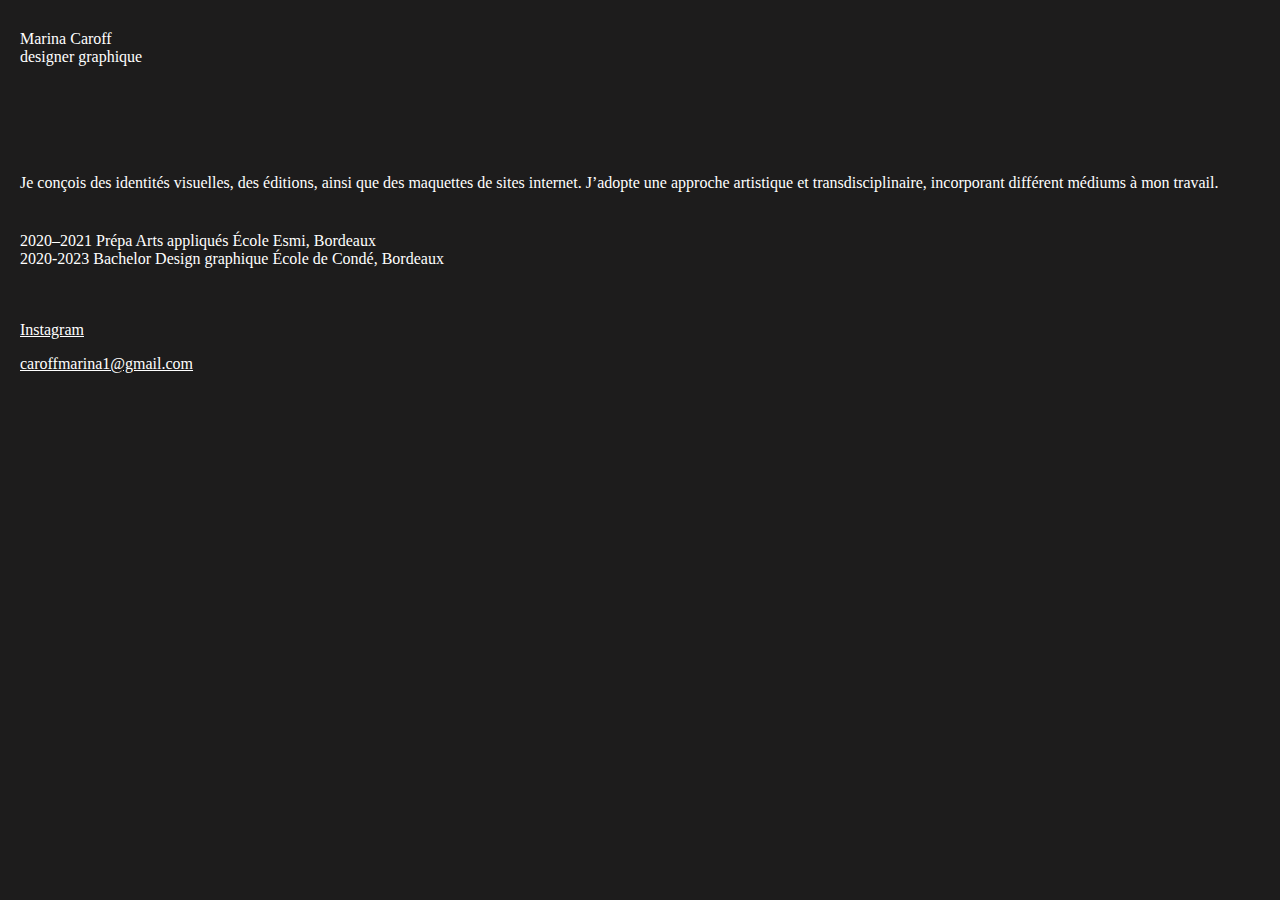
<file: a-propos.html>
<!DOCTYPE html>
<html lang="en">
<head>
  <meta charset="UTF-8">
  <meta http-equiv="X-UA-Compatible" content="IE=edge">
  <meta name="viewport" content="width=device-width, initial-scale=1.0">
  <link rel="stylesheet" href="/style.css">
  <title>Document</title>
</head>
<body class="about">
  <!-- Navbar -->
  <nav>
    <ul class="navbar-container">
      <li>
        <a href="index.html" class="navbar-link">Marina Caroff<br>designer graphique</a>
      </li>
    </ul>
  </nav>
  <!-- À propos -->
  <div class="container">
    <p>Je conçois des identités visuelles, des éditions, ainsi que des maquettes de sites internet.
      J’adopte une approche artistique et transdisciplinaire, incorporant différent médiums à mon travail.
    </p>
    <p>
      2020–2021 Prépa Arts appliqués
      École Esmi, Bordeaux
    </p>
    <p>
      2020-2023 Bachelor Design graphique
      École de Condé, Bordeaux
    </p>
    <div class="link-social">
      <a href="https://www.instagram.com/mcrf_design/" target="_blank" rel="noopener noreferrer">Instagram</a>
      <a href="mailto:caroffmarina1@gmail.com">caroffmarina1@gmail.com</a>
    </div>
  </div>
</body>
</html>
</file>
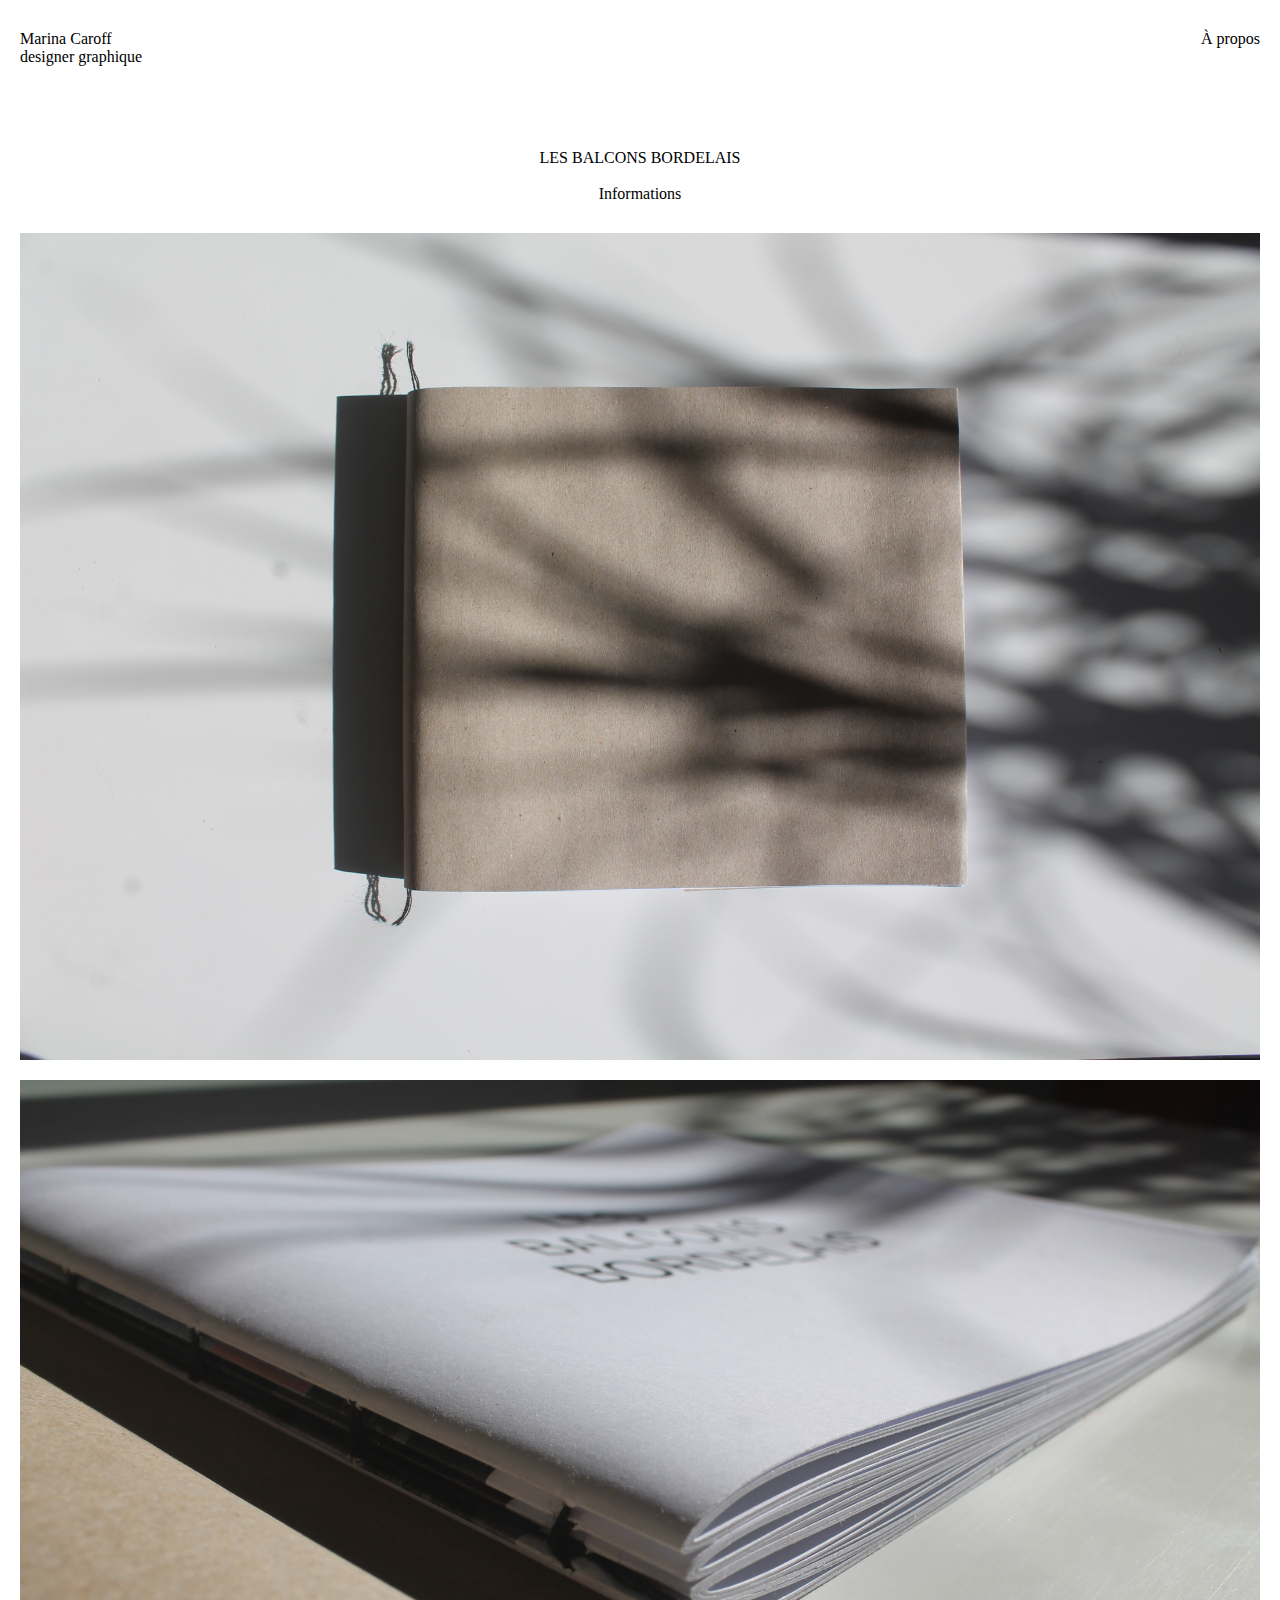
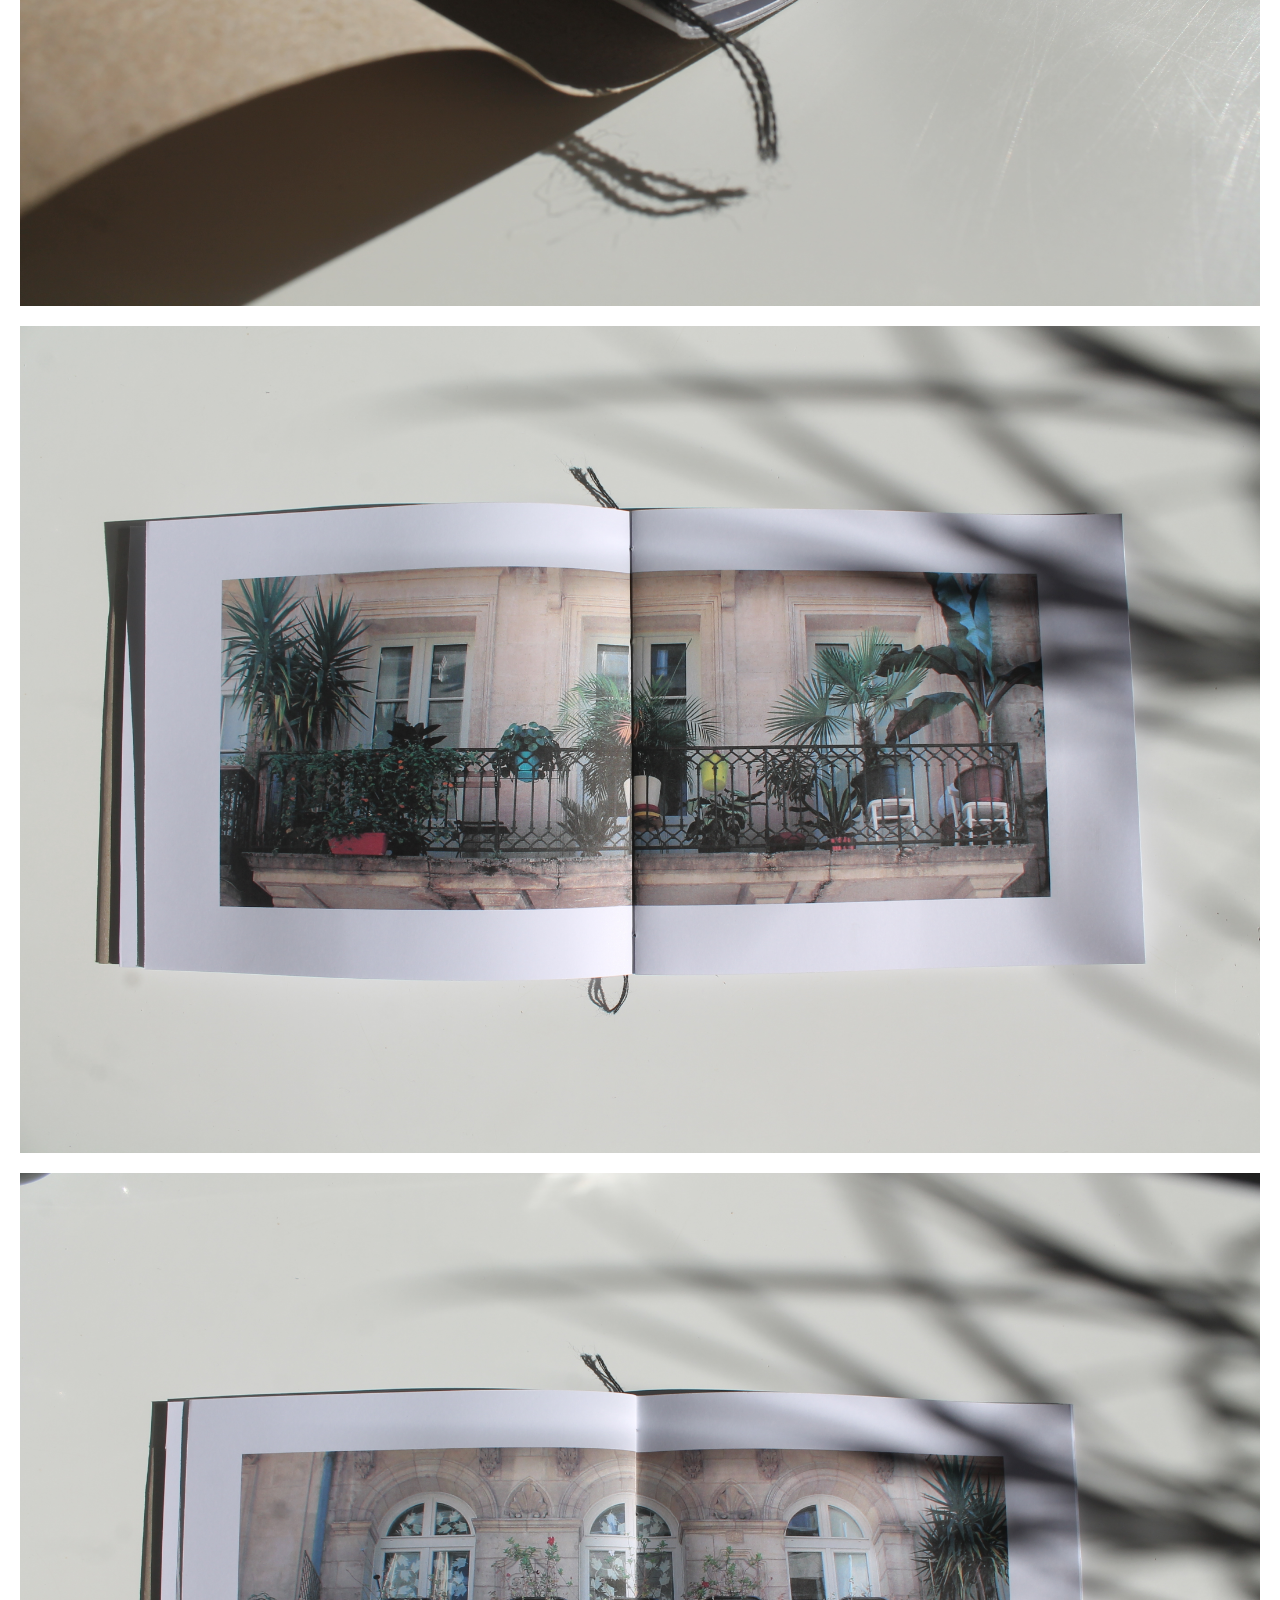
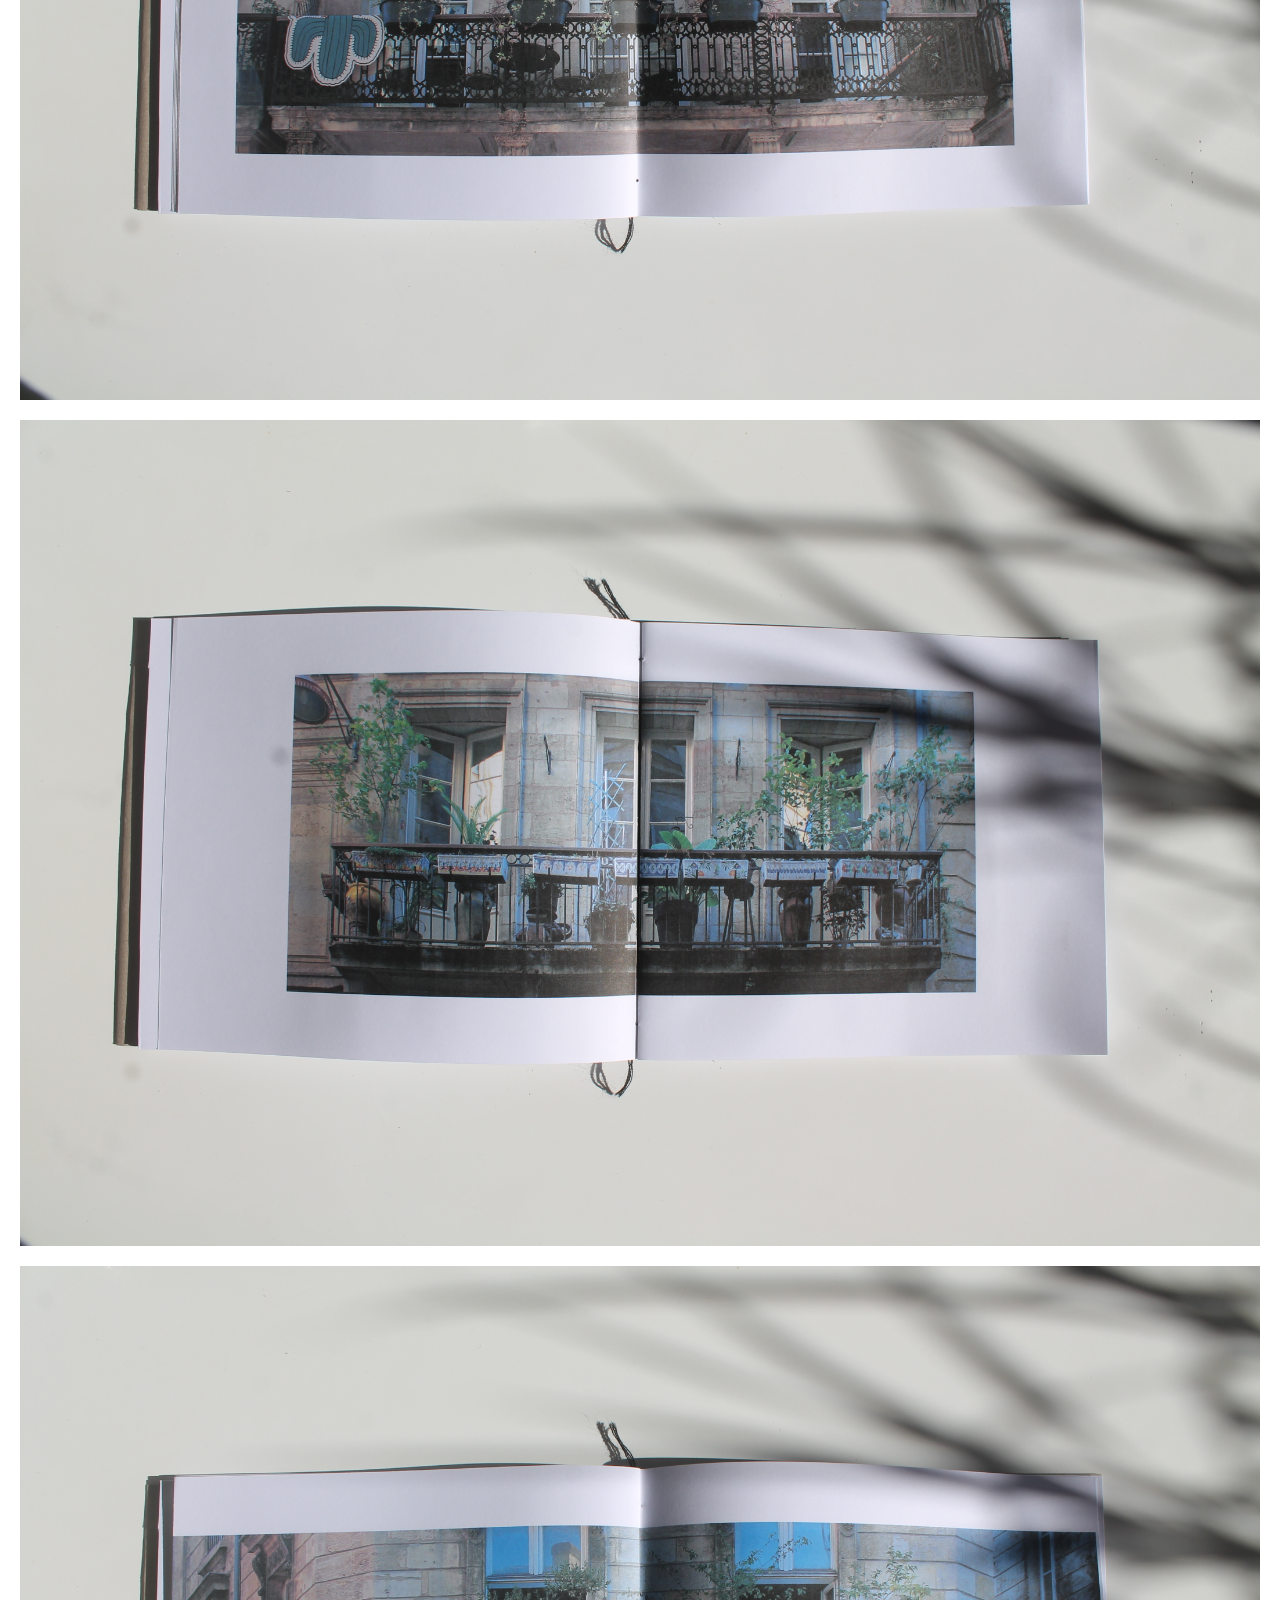
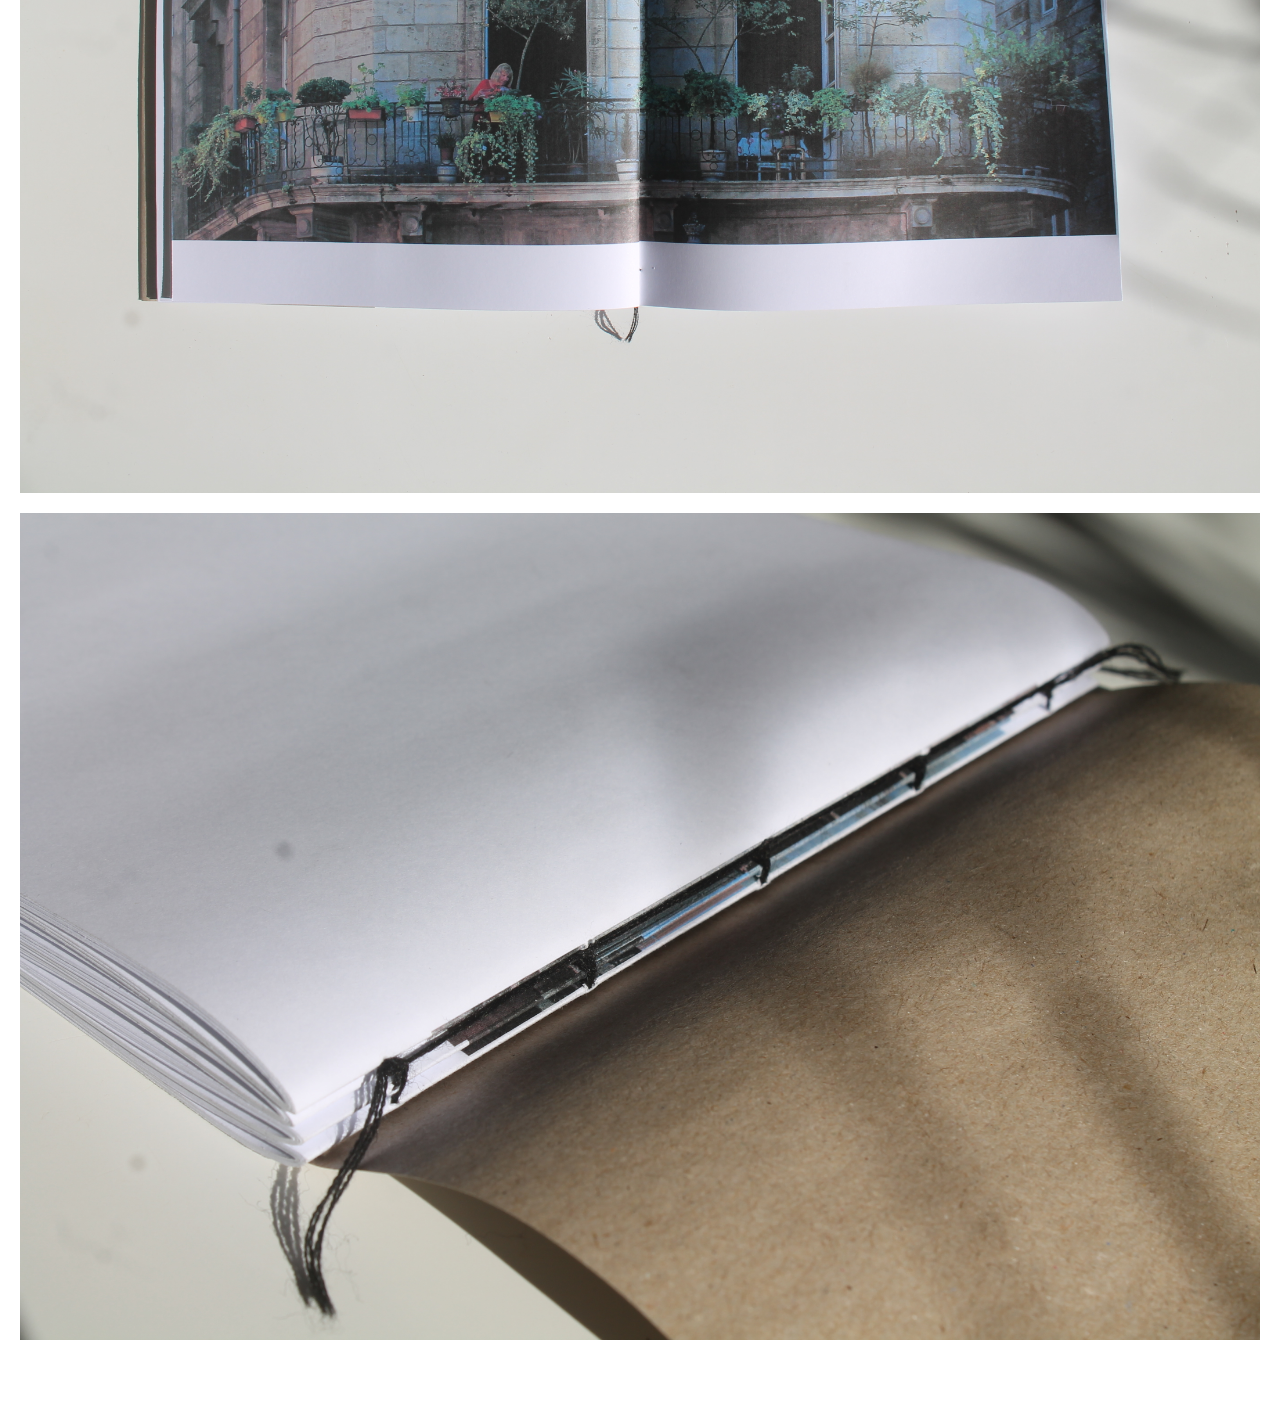
<file: balcon-bordelais/balcon-bordelais.html>
<!DOCTYPE html>
<html lang="en">
<head>
  <meta charset="UTF-8">
  <meta http-equiv="X-UA-Compatible" content="IE=edge">
  <meta name="viewport" content="width=device-width, initial-scale=1.0">
  <link rel="stylesheet" href="/style.css">
  <title>Document</title>
</head>
<body>
  <!-- Navbar -->
  <nav>
    <ul class="navbar-container-projet">
      <li>
        <a href="/index.html" class="navbar-link">Marina Caroff<br>designer graphique</a>
      </li>
      <li>
        <a href="/a-propos.html" class="navbar-link">À propos</a>
      </li>
    </ul>
  </nav>
  <!-- Haut du projet -->
  <div class="container">
    <div class="top-project">
      <h1>Les balcons bordelais</h1>
    </div>
    <div class="top-project">
      <a href="#">Informations</a>
    </div>

    <!-- Photo projet -->
    <div class="img-container">
      <img src="/image/Les balcons de Bordeaux/1.JPG" alt="" class="img-row">
      <img src="/image/Les balcons de Bordeaux/2.JPG" alt="" class="img-row">
      <img src="/image/Les balcons de Bordeaux/3.JPG" alt="" class="img-row">
      <img src="/image/Les balcons de Bordeaux/4.JPG" alt="" class="img-row">
      <img src="/image/Les balcons de Bordeaux/5.JPG" alt="" class="img-row">
      <img src="/image/Les balcons de Bordeaux/6.JPG" alt="" class="img-row">
      <img src="/image/Les balcons de Bordeaux/7.JPG" alt="" class="img-row">

    </div>
  </div>
</body>
</html>
</file>
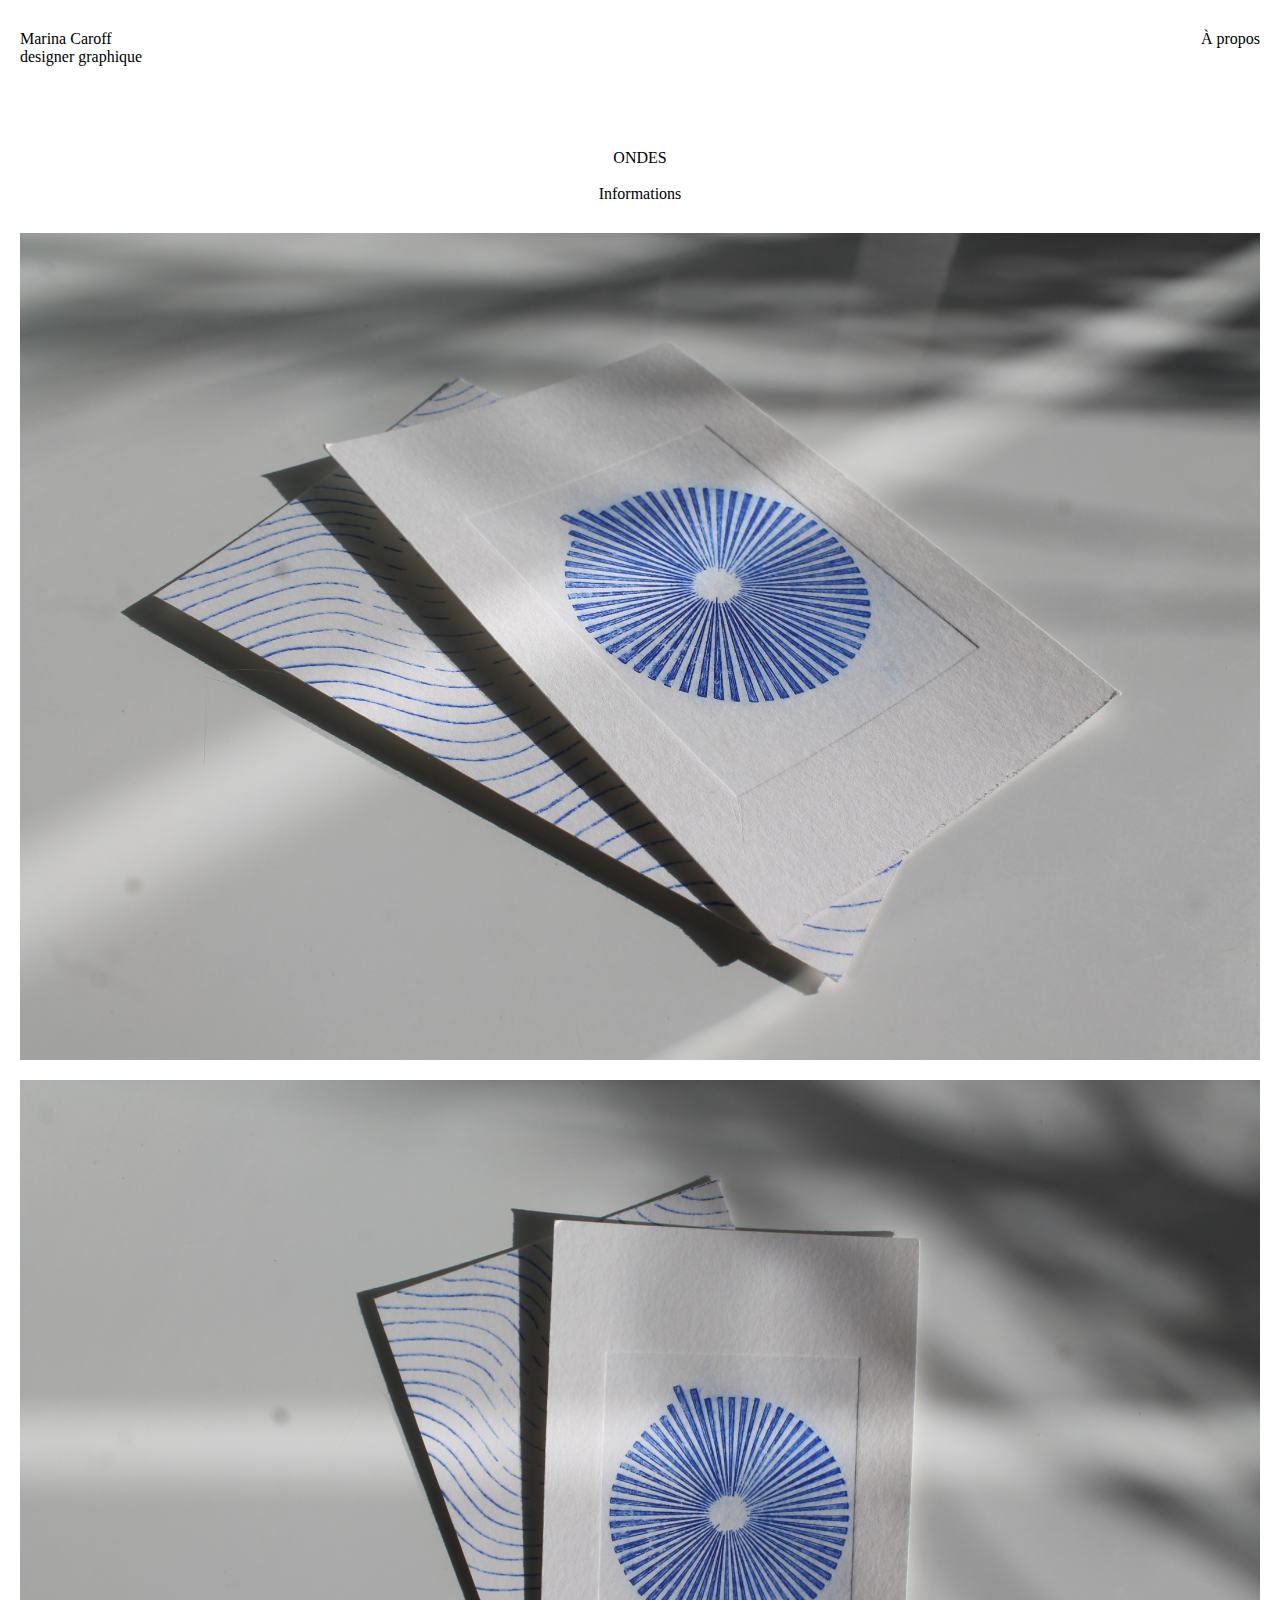
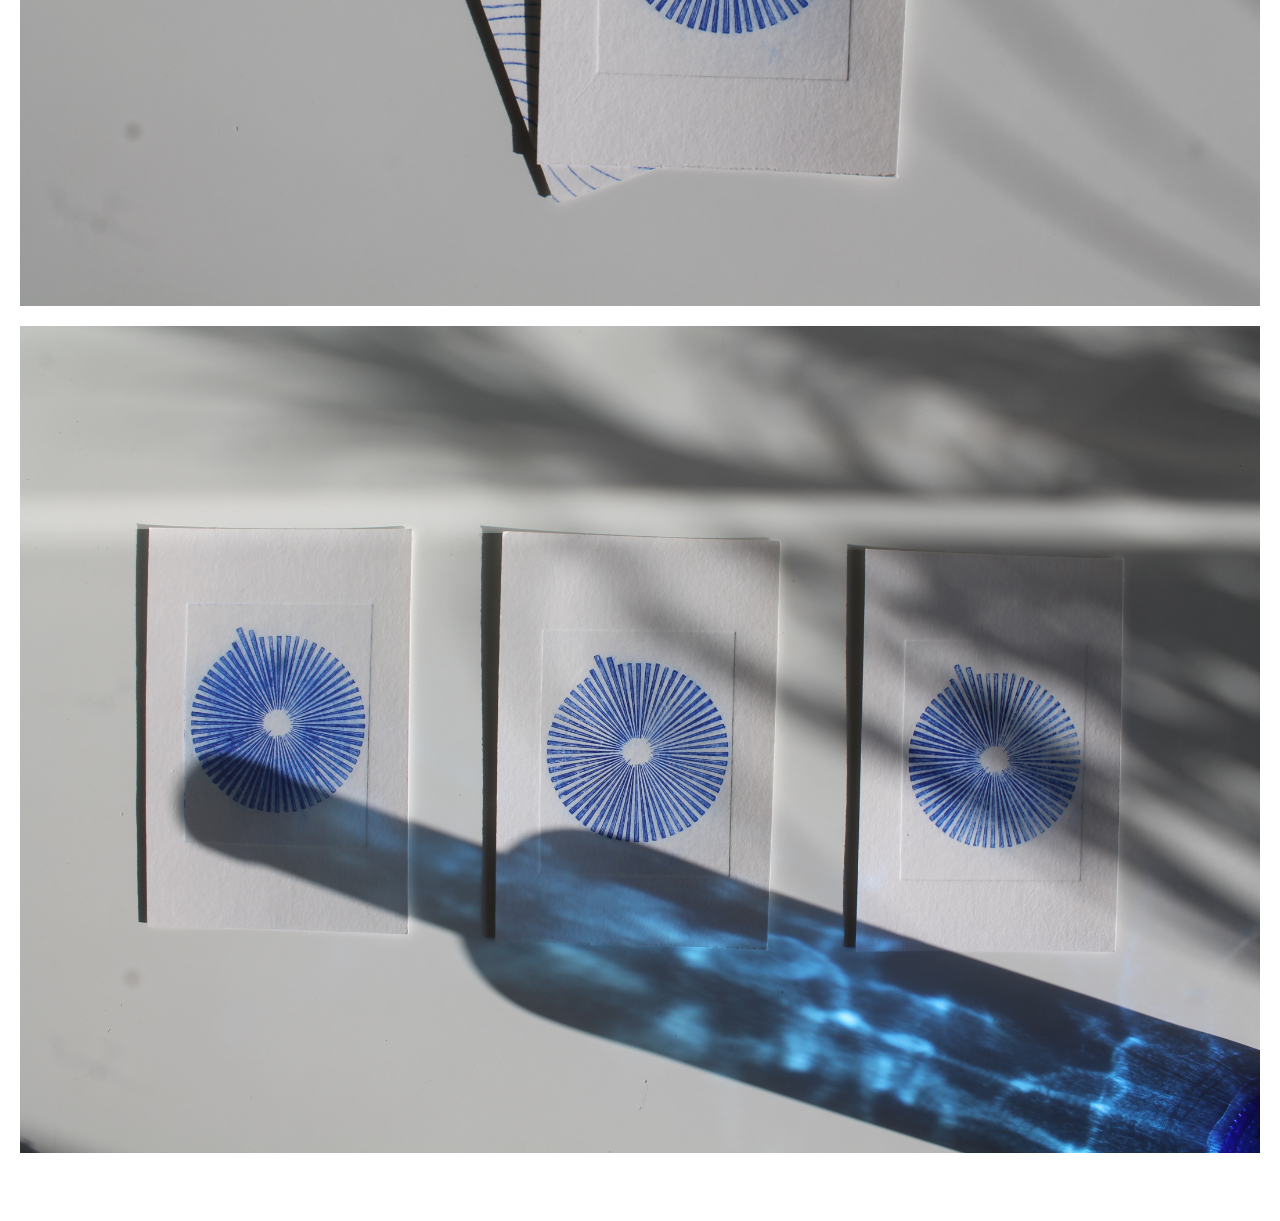
<file: ondes/ondes.html>
<!DOCTYPE html>
<html lang="en">
<head>
  <meta charset="UTF-8">
  <meta http-equiv="X-UA-Compatible" content="IE=edge">
  <meta name="viewport" content="width=device-width, initial-scale=1.0">
  <link rel="stylesheet" href="/style.css">
  <title>Document</title>
</head>
<body>
  <!-- Navbar -->
  <nav>
    <ul class="navbar-container-projet">
      <li>
        <a href="/index.html" class="navbar-link">Marina Caroff<br>designer graphique</a>
      </li>
      <li>
        <a href="/a-propos.html" class="navbar-link">À propos</a>
      </li>
    </ul>
  </nav>
  <!-- Haut du projet -->
  <div class="container">
    <div class="top-project">
      <h1>Ondes</h1>
    </div>
    <div class="top-project">
      <a href="#">Informations</a>
    </div>

    <!-- Photo projet -->
    <div class="img-container">
      <img src="/image/Cartes/IMG_1470.JPG" alt="" class="img-row">
      <img src="/image/Cartes/a zoomer.JPG" alt="" class="img-row" id="ondes-img-1">
      <img src="/image/Cartes/à zoomer.JPG" alt="" class="img-row" id="ondes-img-2">
    </div>
  </div>
</body>
</html>
</file>
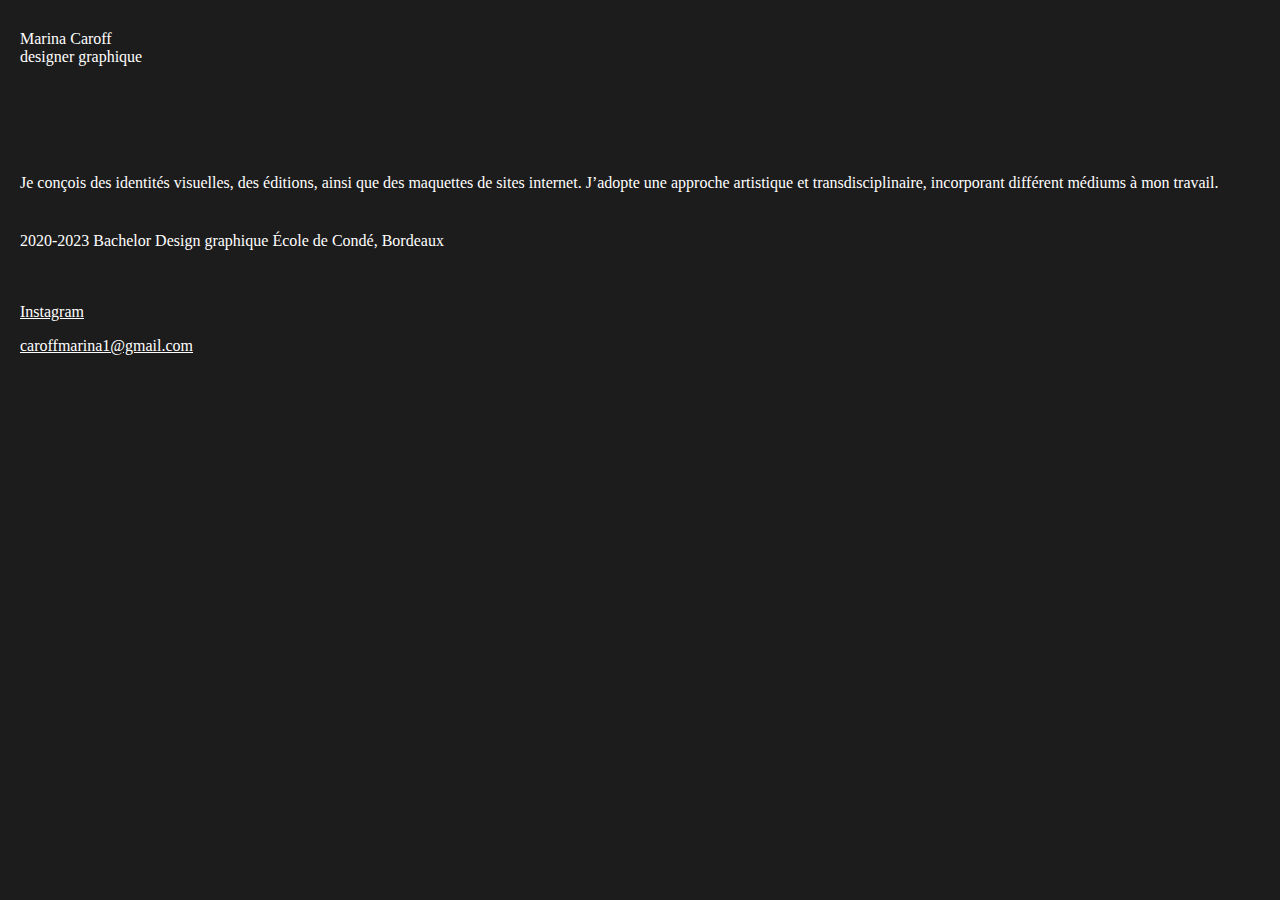
<file: template/a-propos.html>
<!DOCTYPE html>
<html lang="en">
<head>
  <meta charset="UTF-8">
  <meta http-equiv="X-UA-Compatible" content="IE=edge">
  <meta name="viewport" content="width=device-width, initial-scale=1.0">
  <link rel="stylesheet" href="/style.css">
  <title>Document</title>
</head>
<body class="about">
  <!-- Navbar -->
  <nav>
    <ul class="navbar-container">
      <li>
        <a href="index.html" class="navbar-link">Marina Caroff<br>designer graphique</a>
      </li>
    </ul>
  </nav>
  <!-- À propos -->
  <div class="container">
    <p>Je conçois des identités visuelles, des éditions, ainsi que des maquettes de sites internet.
      J’adopte une approche artistique et transdisciplinaire, incorporant différent médiums à mon travail.
    </p>
    <p>
      2020-2023 Bachelor Design graphique
      École de Condé, Bordeaux
    </p>
    <div class="link-social">
      <a href="https://www.instagram.com/mcrf_design/" target="_blank" rel="noopener noreferrer">Instagram</a>
      <a href="mailto:caroffmarina1@gmail.com">caroffmarina1@gmail.com</a>
    </div>
  </div>
</body>
</html>
</file>
<file: style.css>
li {
  list-style: none;
}

* {
  margin: 0;
  padding: 0;
  cursor: crosshair;
  font-size: 16px;
}

a {
  color: black;
  text-decoration: none;
}

h1 {
  font-weight: 400;
  text-transform: uppercase;
}

/* navbar */

nav {
  padding-left: 20px;
  padding-right: 20px;
}

.navbar-container {
  display: flex;
  justify-content: space-between;
  margin-top: 30px;
  margin-bottom: 108px;
}

.navbar-container-homepage {
  display: flex;
  justify-content: space-between;
  padding-top: 30px;
  padding-bottom: 108px;
  background-color: black;
}

.navbar-container-homepage > li > a {
  color: white;
}

.homepage {
  background-color: black;
}

.navbar-container-projet {
  display: flex;
  justify-content: space-between;
  margin-top: 30px;
  margin-bottom: 83px;
}

/* card */

.card-container {

  display: grid;

}

.card-box {
  width: 100%;
  height: auto;
}

.grid-item {
  margin-top: -5px;
}

.rhino-logo > img {
  position: fixed;
  top: 30vh;
  transform: rotate(315deg);
  width: 90%;
}

@media screen and (max-width: 1023px) and (min-width: 768px) {
  .rhino-logo > img {
    display: block;
    width: 80%;
    position: fixed;
    top: 14vh;
    left: 5vw;
  }
}

@media screen and (min-width: 1024px) {
  .rhino-logo > img {
    display: block;
    width: 80%;
    position: fixed;
    top: 14vh;
    left: 11vw;
    transform: rotate(0deg);
  }
}

/* A propos */

.container {
  margin: auto 20px auto 20px;
}

.about {
  background-color: rgb(29, 28, 28);
}

.about > nav > ul > li > a {
  color: white;
}

.container > p {
  text-align: left;
  color: white;
}

.container > p:nth-child(2) {
  margin-top: 40px;
}

.link-social {
  margin-top: 53px;
  display: flex;
  flex-direction: column;
  gap: 16px;
  color: white;
}
.link-social a {
  text-decoration: underline;
  color: white;
}

/* Projet show */

.top-project {
  text-align: center;
}

.top-project:nth-child(2) {
  margin-top: 18px !important;
}

.img-container {
  margin-top: 30px;
  margin-bottom: 68px;
  display: flex;
  flex-direction: column;
  gap: 20px;
}

.img-row {
  width: 100%;
}

/* PROJECT ONDES */

#ondes-img-1 {
  zoom: 5;
}
</file>
